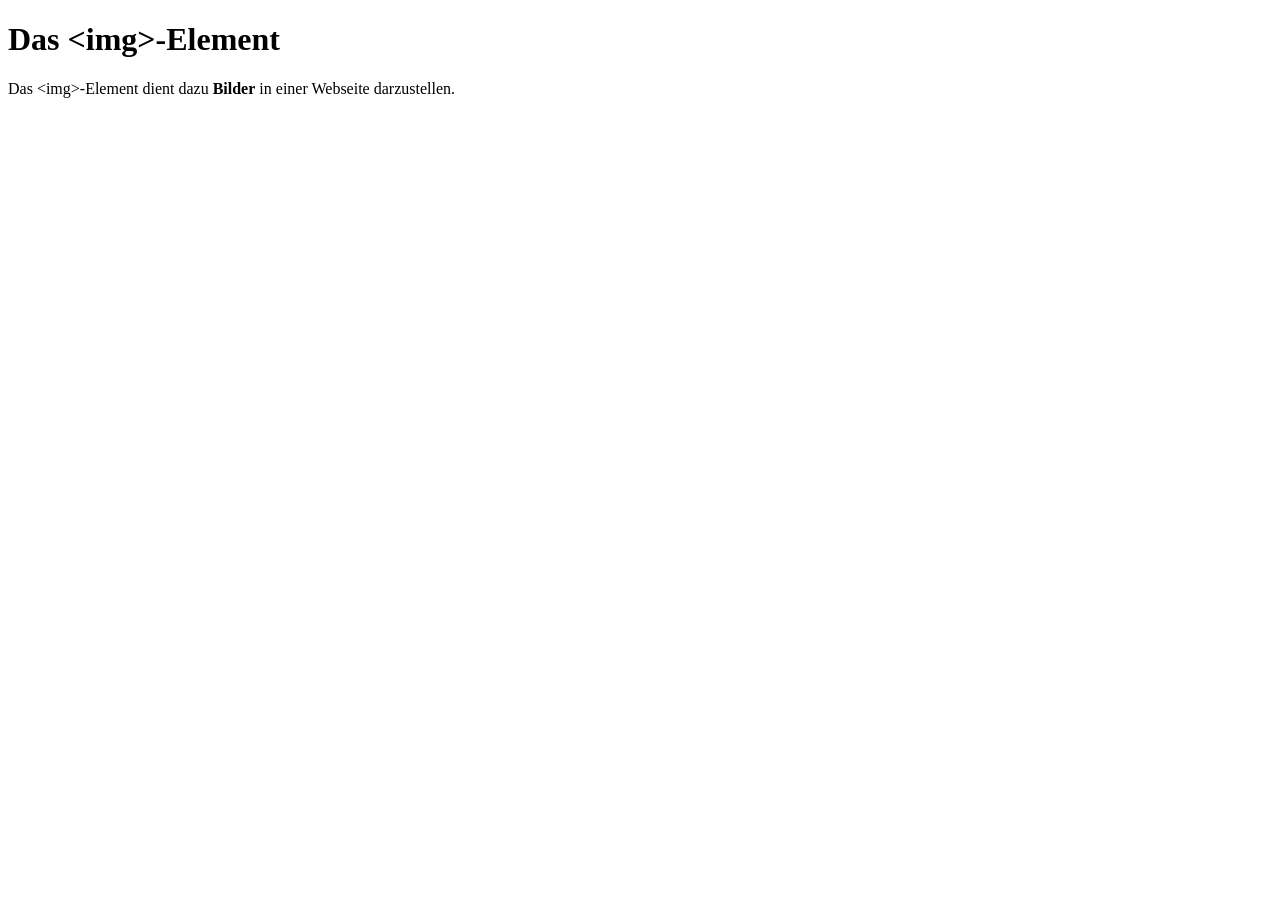
<file: Kurstage/2026-07-21/index.html>
<!doctype html>
<html>
  <head>
    <meta charset="utf-8" />
    <title>Bilder in einer Webseite</title>
  </head>

  <body>
    <h1>Das &lt;img&gt;-Element</h1>

    <p>
      Das &lt;img&gt;-Element dient dazu
      <strong>Bilder</strong>
      in einer Webseite darzustellen.
    </p>
  </body>
</html>
</file>
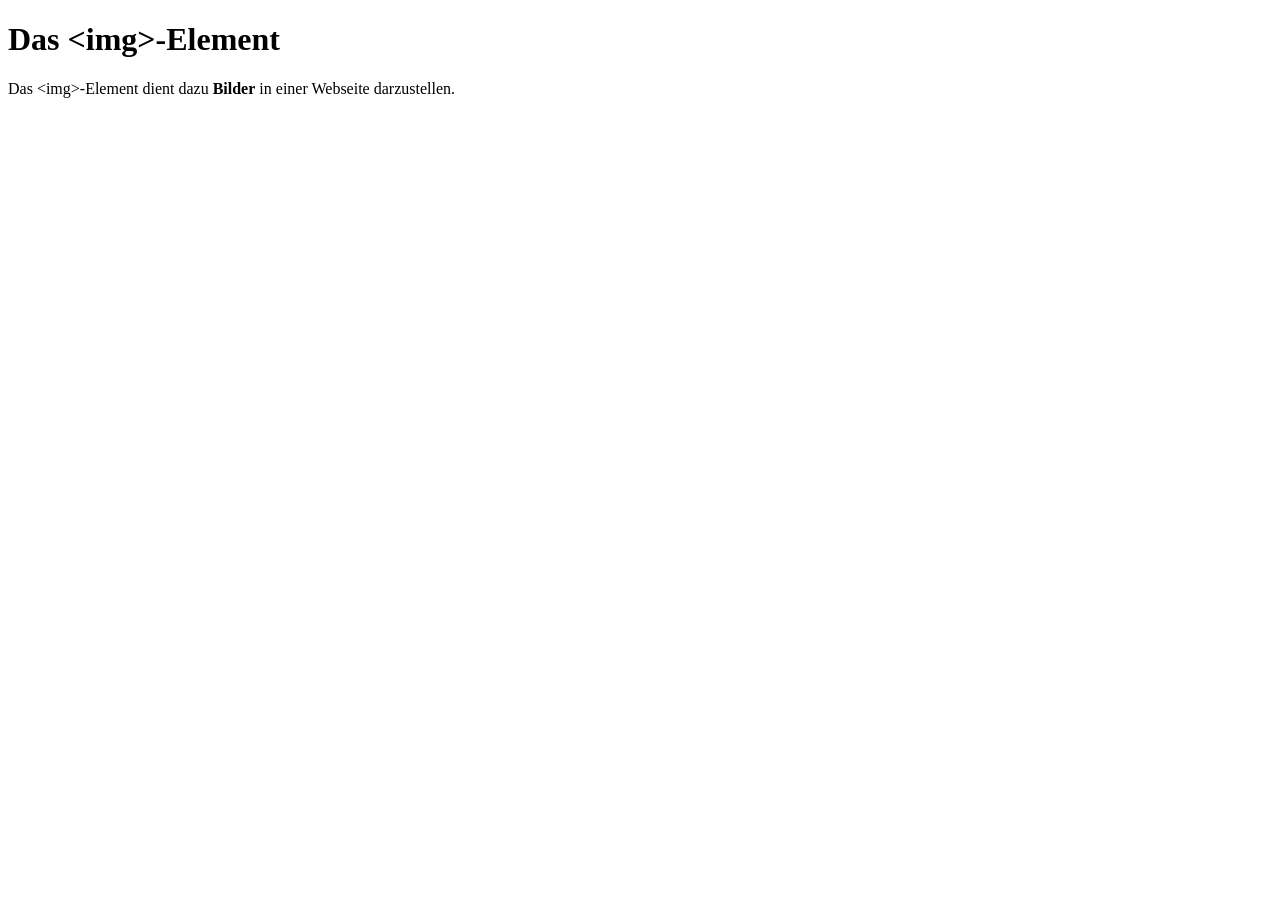
<file: Kurstage/2026-07-21/Aufgabe109/index.html>
<!doctype html>
<html>
  <head>
    <meta charset="utf-8" />
    <title>Bilder in einer Webseite</title>
  </head>
  <body>
    <h1>Das &lt;img&gt;-Element</h1>
    <p>Das &lt;img&gt;-Element dient dazu <strong>Bilder</strong> in einer Webseite darzustellen.</p>
  </body>
</html>
</file>
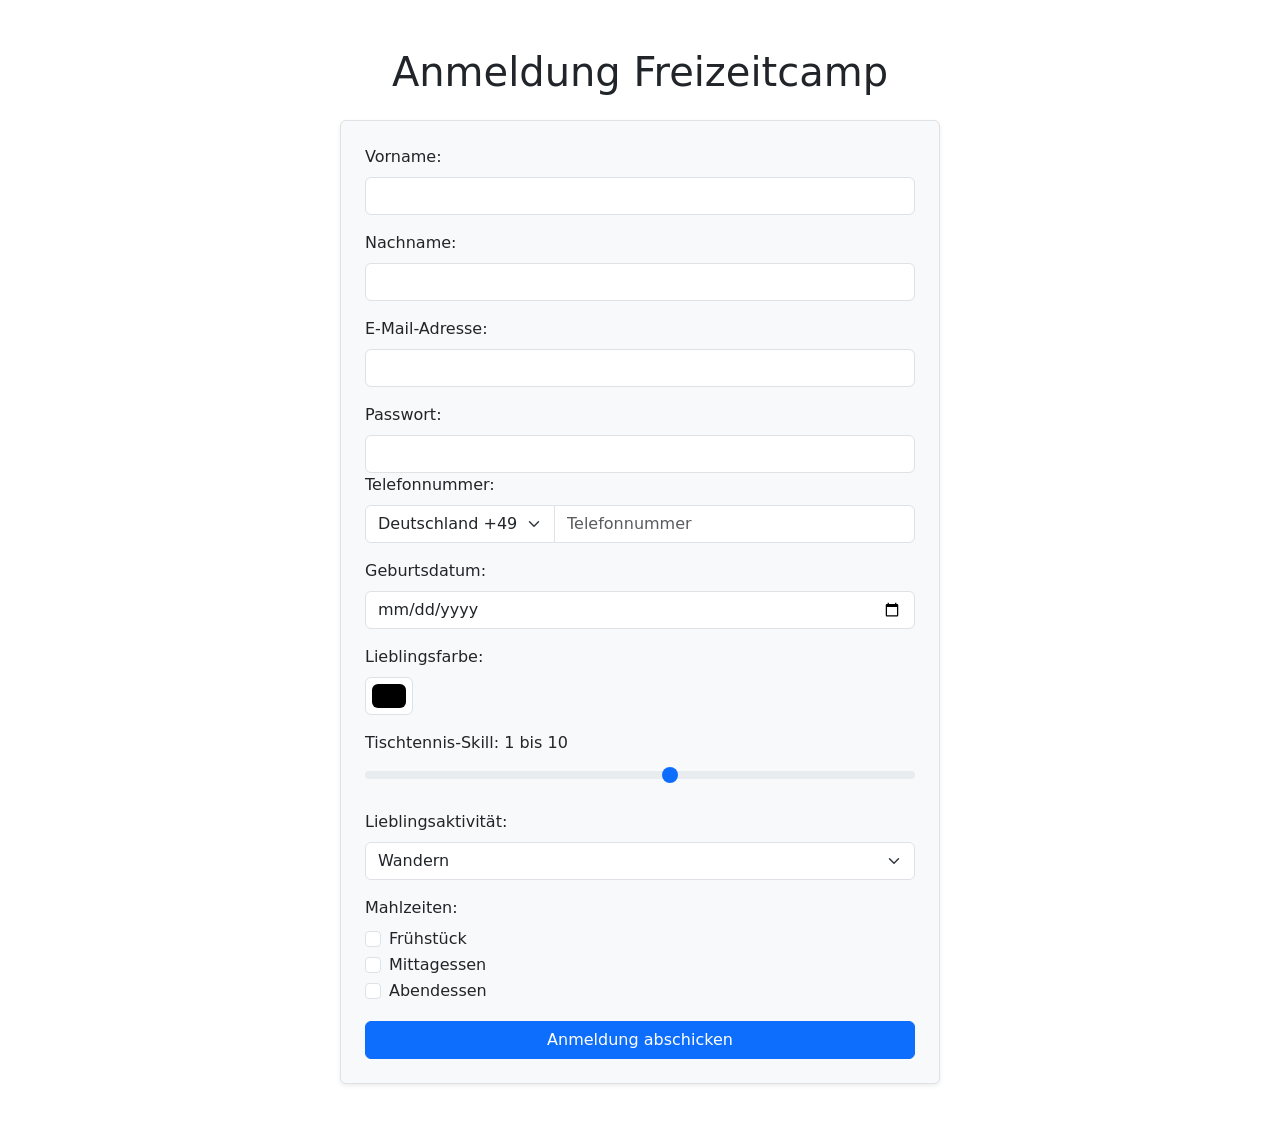
<file: Kurstage/2026-07-23/Aufgabe110/index.html>
<!DOCTYPE html>
<html lang="de">
<head>
    <meta charset="UTF-8">
    <meta name="viewport" content="width=device-width, initial-scale=1">
    <title>Anmeldung Freizeitcamp</title>
    <link href="https://cdn.jsdelivr.net/npm/bootstrap@5.3.8/dist/css/bootstrap.min.css"
          rel="stylesheet"
          integrity="sha384-sRIl4kxILFvY47J16cr9ZwB07vP4J8+LH7qKQnuqkuIAvNWLzeN8tE5YBujZqJLB"
          crossorigin="anonymous">
</head>



    <body>
    <main class="container py-5">
        <h1 class="text-center mb-4">Anmeldung Freizeitcamp</h1>

<form class="mx-auto p-4 border rounded shadow-sm bg-light"
      style="max-width: 600px;">

    
        <div class="mb-3">
    <label for="vorname" class="form-label">Vorname:</label>
    <input type="text"
           class="form-control"
           id="vorname"
           name="vorname">
</div>
        <div class="mb-3">
    <label for="nachname" class="form-label">Nachname:</label>
    <input type="text"
           class="form-control"
           id="nachname"
           name="nachname">
</div>
        <div class="mb-3">
    <label for="email" class="form-label">E-Mail-Adresse:</label>
    <input type="email"
           class="form-control"
           id="email"
           name="email">
</div>
       <div class="mb-3">
    <label for="passwort" class="form-label">Passwort:</label>
    <input type="password"
           class="form-control"
           id="passwort"
<div class="mb-3">
    <label for="telefonnummer" class="form-label">Telefonnummer:</label>

    <div class="input-group">
        <select class="form-select"
                id="laendervorwahl"
                name="laendervorwahl"
                aria-label="Ländervorwahl"
                style="max-width: 190px;">
            <option value="+49">Deutschland +49</option>
            <option value="+43">Österreich +43</option>
            <option value="+41">Schweiz +41</option>
            <option value="+380">Ukraine +380</option>
        </select>

        <input type="tel"
               class="form-control"
               id="telefonnummer"
               name="telefonnummer"
               placeholder="Telefonnummer">
    </div>
</div>
        <div class="mb-3">
    <label for="geburtsdatum" class="form-label">Geburtsdatum:</label>
    <input type="date"
           class="form-control"
           id="geburtsdatum"
           name="geburtsdatum">
</div>


        <div class="mb-3">
    <label for="lieblingsfarbe" class="form-label">Lieblingsfarbe:</label>
    <input type="color"
           class="form-control form-control-color"
           id="lieblingsfarbe"
           name="lieblingsfarbe"
           title="Wähle deine Lieblingsfarbe">
</div>
        <div class="mb-3">
    <label for="tischtennisskill" class="form-label">
        Tischtennis-Skill: 1 bis 10
    </label>

    <input type="range"
           class="form-range"
           id="tischtennisskill"
           name="tischtennisskill"
           min="1"
           max="10">
</div>
        <div class="mb-3">
    <label for="lieblingsaktivitaet" class="form-label">
        Lieblingsaktivität:
    </label>

    <select class="form-select"
            id="lieblingsaktivitaet"
            name="lieblingsaktivitaet">
        <option value="wandern">Wandern</option>
        <option value="tischtennis">Tischtennis</option>
        <option value="lagerfeuer">Lagerfeuer</option>
        <option value="gesellschaftsspiele">Gesellschaftsspiele</option>
    </select>
</div>
        <fieldset class="mb-3">
    <legend class="col-form-label pt-0">Mahlzeiten:</legend>

    <div class="form-check">
        <input class="form-check-input"
               type="checkbox"
               id="fruehstueck"
               name="fruehstueck">

        <label class="form-check-label" for="fruehstueck">
            Frühstück
        </label>
    </div>

    <div class="form-check">
        <input class="form-check-input"
               type="checkbox"
               id="mittagessen"
               name="mittagessen">

        <label class="form-check-label" for="mittagessen">
            Mittagessen
        </label>
    </div>

    <div class="form-check">
        <input class="form-check-input"
               type="checkbox"
               id="abendessen"
               name="abendessen">

        <label class="form-check-label" for="abendessen">
            Abendessen
        </label>
    </div>
</fieldset>
        <button type="submit" class="btn btn-primary w-100">
    Anmeldung abschicken
</button>
    </form>

    </main>

</body>



</html>
</file>
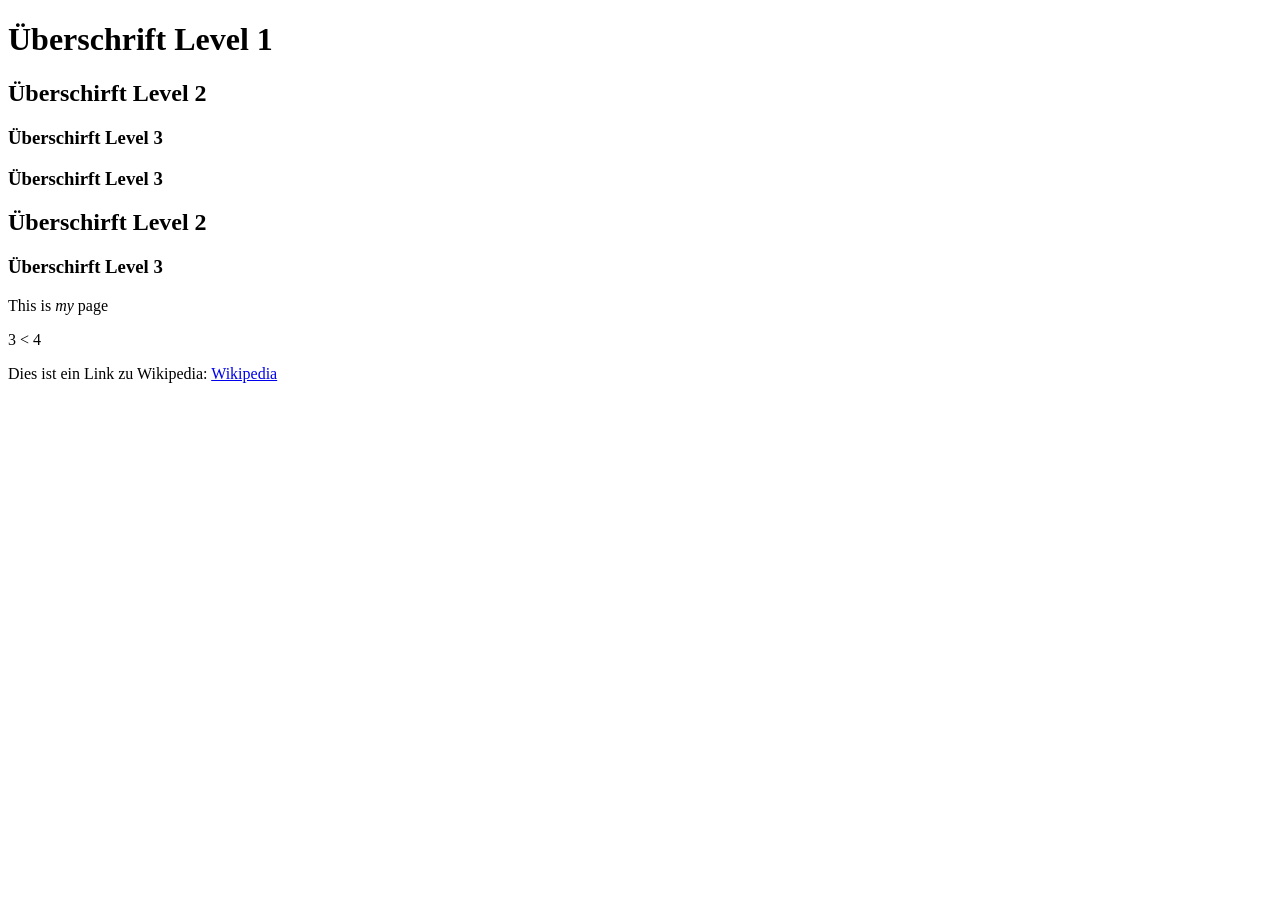
<file: Kurstage/2026-07-21/beispiel.html>
<!doctype html>
<html lang="en-US">
  <head>
    <meta charset="utf-8" />
    <title>My test page</title>
  </head>
  <body>
    <h1>Überschrift Level 1</h1>
    <h2>Überschirft Level 2</h2>
    <h3>Überschirft Level 3</h3>
    <h3>Überschirft Level 3</h3>
    <h2>Überschirft Level 2</h2>
    <h3>Überschirft Level 3</h3>
    <p>This is <em>my</em> page</p>
    <p>3 &lt; 4 </p>
    <p>Dies ist ein Link zu Wikipedia: <a href="/foo.html">Wikipedia</a></p>
  </body>
</html>
</file>
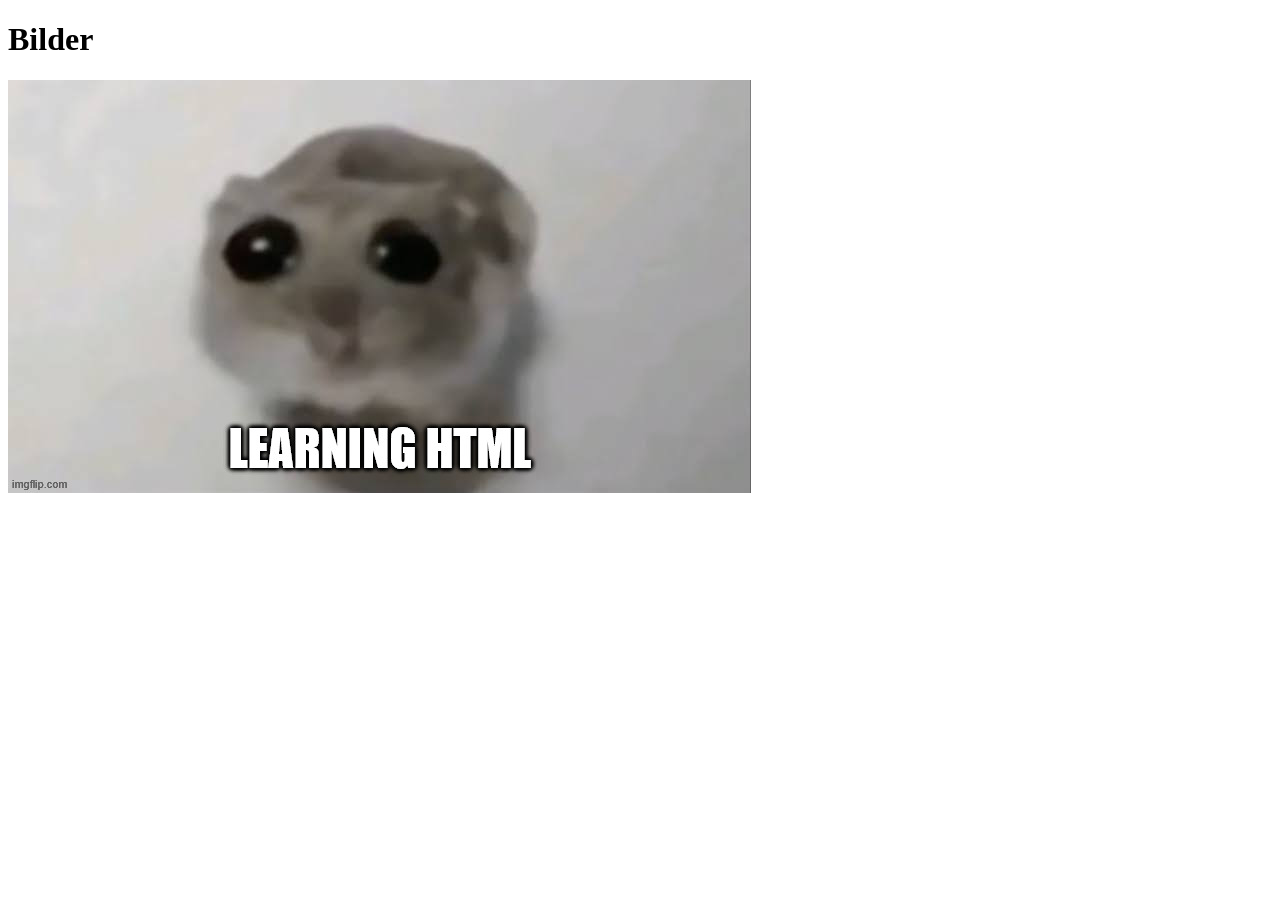
<file: Kurstage/2026-07-22/bilder.html>
<!doctype html>
<html lang="de">
  <head>
    <meta charset="utf-8" />
    <title>Bilder</title>
  </head>

  <body>
    <h1>Bilder</h1>
    <img width="743" height="413" src="hamster.jpeg" alt="">
  </body>
</html>
</file>
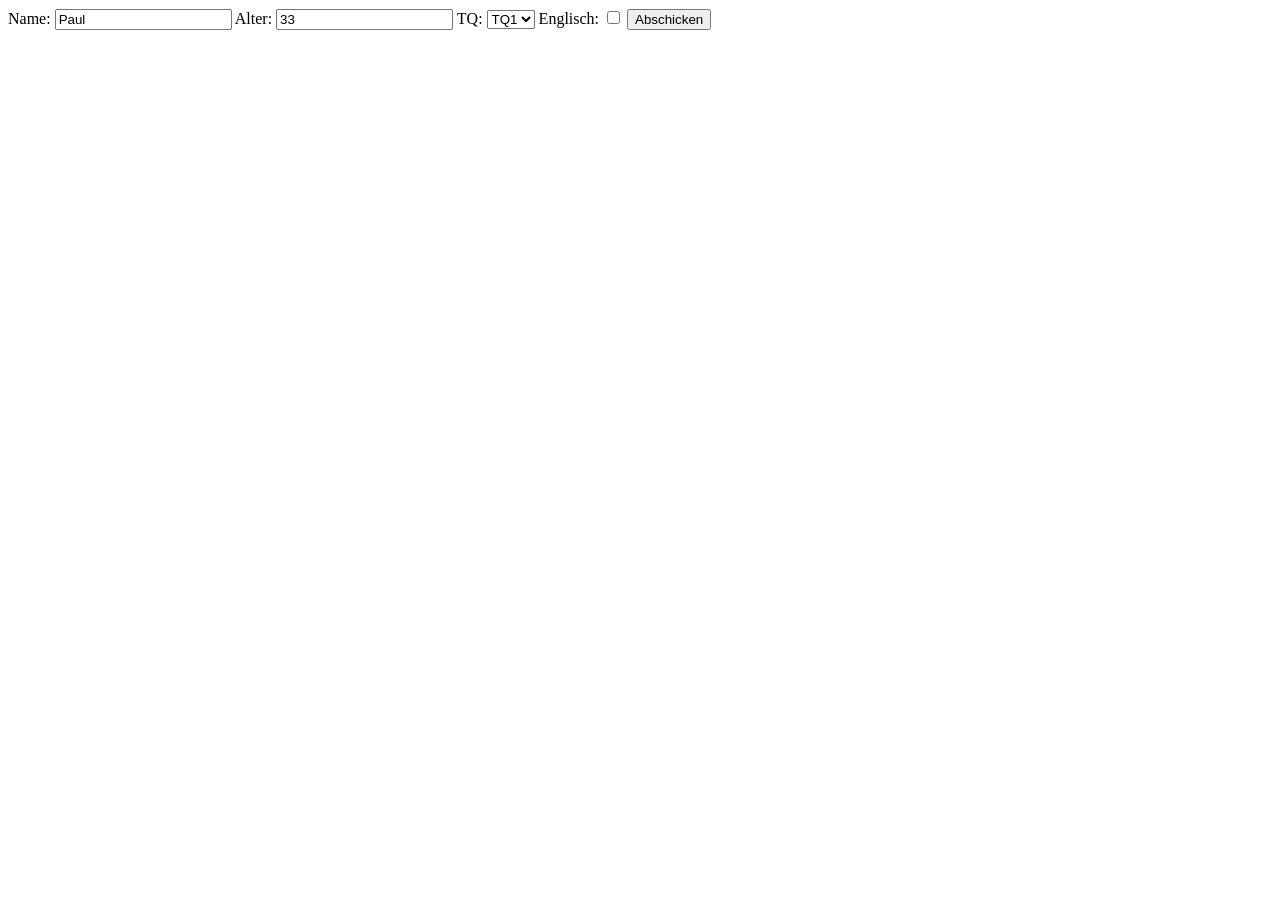
<file: Kurstage/2026-07-22/formulare.html>
<!DOCTYPE html>
<html lang="en">
<head>
    <meta charset="UTF-8">
    <title>Formulare</title>
</head>
<body>
    <form method="get">
        <label>
            Name: <input type="text" value="Paul" name="name">
        </label>
        <label>
            Alter: <input type="text" value="33" name="alter">
        </label>
        <label>TQ:
            <select name="tq">
                <option value="1">TQ1</option>
                <option value="2">TQ2</option>
                <option value="3">TQ3</option>
                <option value="4">TQ4</option>
                <option value="5">TQ5</option>
                <option value="6">TQ6</option>
            </select>
        </label>
        <label>
            Englisch:
            <input type="checkbox" name="englisch">
        </label>
        <input type="submit" value="Abschicken">
    </form>
</body>
</html>
</file>
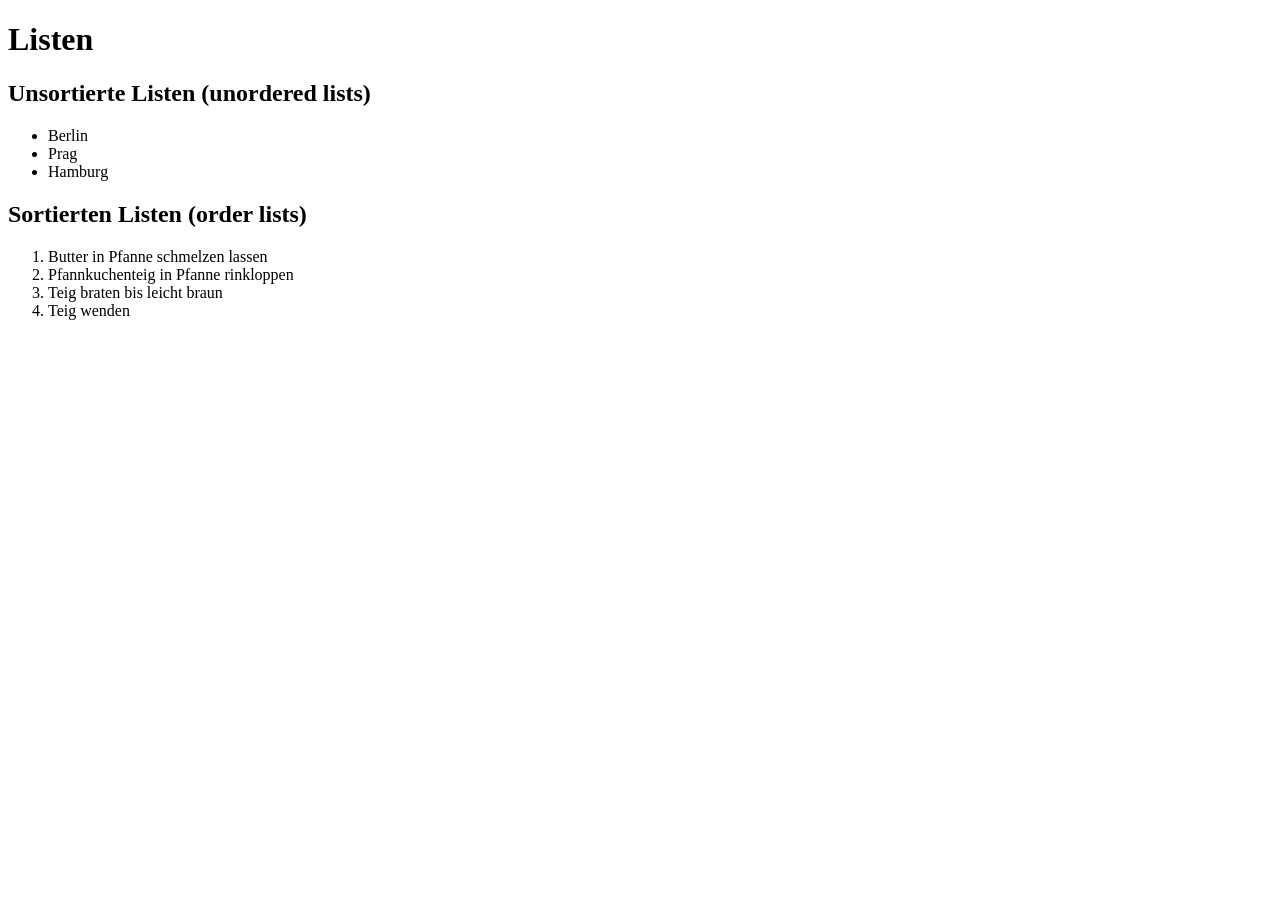
<file: Kurstage/2026-07-22/listen.html>
<!DOCTYPE html>
<html lang="en">
<head>
    <meta charset="UTF-8">
    <title>Listen</title>
</head>
<body>
    <h1>Listen</h1>

    <h2>Unsortierte Listen (unordered lists)</h2>

    <ul>
        <li>Berlin</li>
        <li>Prag</li>
        <li>Hamburg</li>
    </ul>

    <h2>Sortierten Listen (order lists)</h2>

    <ol>
        <li>Butter in Pfanne schmelzen lassen</li>
        <li>Pfannkuchenteig in Pfanne rinkloppen</li>
        <li>Teig braten bis leicht braun</li>
        <li>Teig wenden</li>
    </ol>
</body>
</html>
</file>
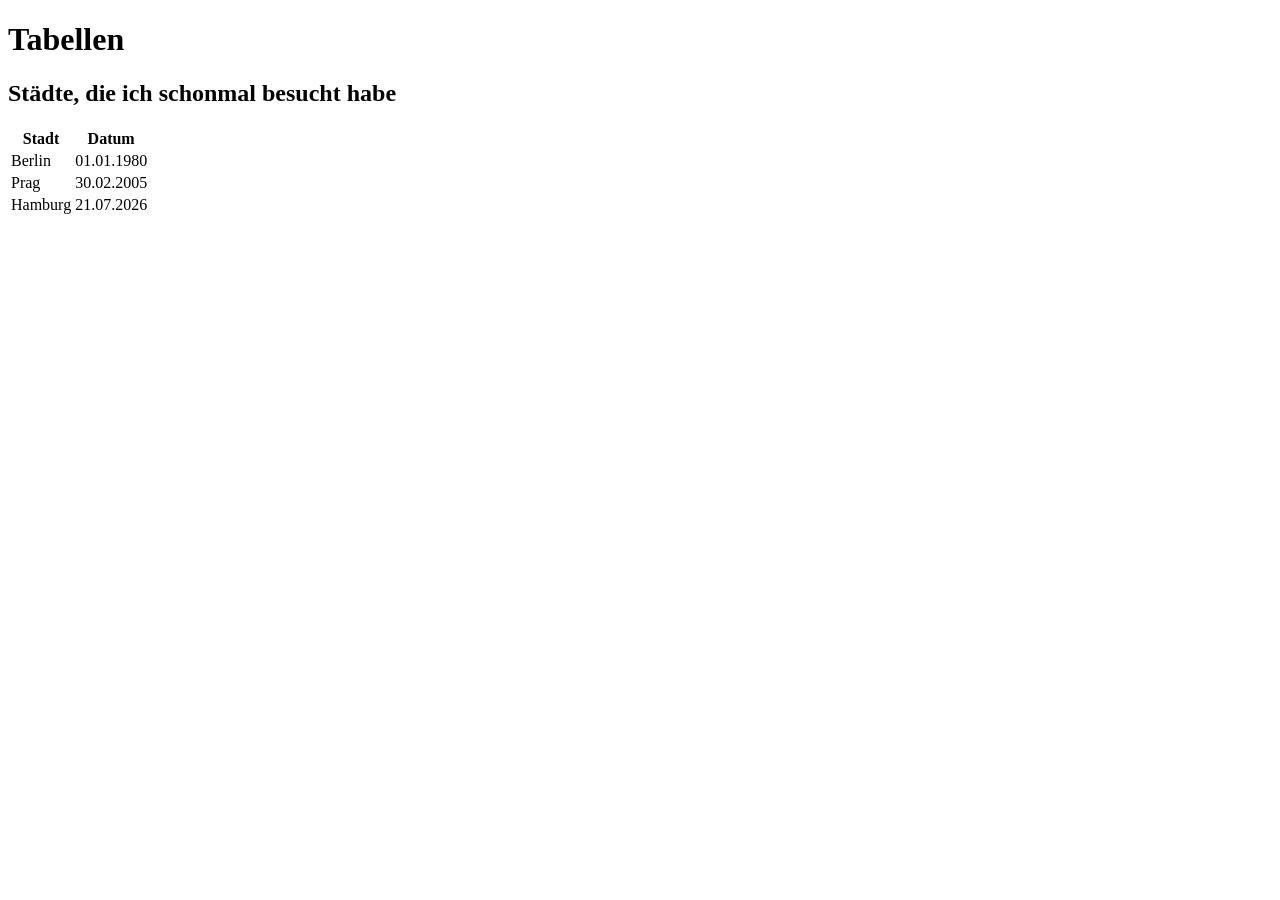
<file: Kurstage/2026-07-22/tabellen.html>
<!DOCTYPE html>
<html lang="en">
<head>
    <meta charset="UTF-8">
    <title>Tabellen</title>
</head>
<body>
    <h1>Tabellen</h1>

    <h2>Städte, die ich schonmal besucht habe</h2>

    <table>
        <tr>
            <th>Stadt</th>
            <th>Datum</th>
        </tr>
        <tr>
            <td>Berlin</td>
            <td>01.01.1980</td>
        </tr>
        <tr>
            <td>Prag</td>
            <td>30.02.2005</td>
        </tr>
        <tr>
            <td>Hamburg</td>
            <td>21.07.2026</td>
        </tr>
    </table>
</body>
</html>
</file>
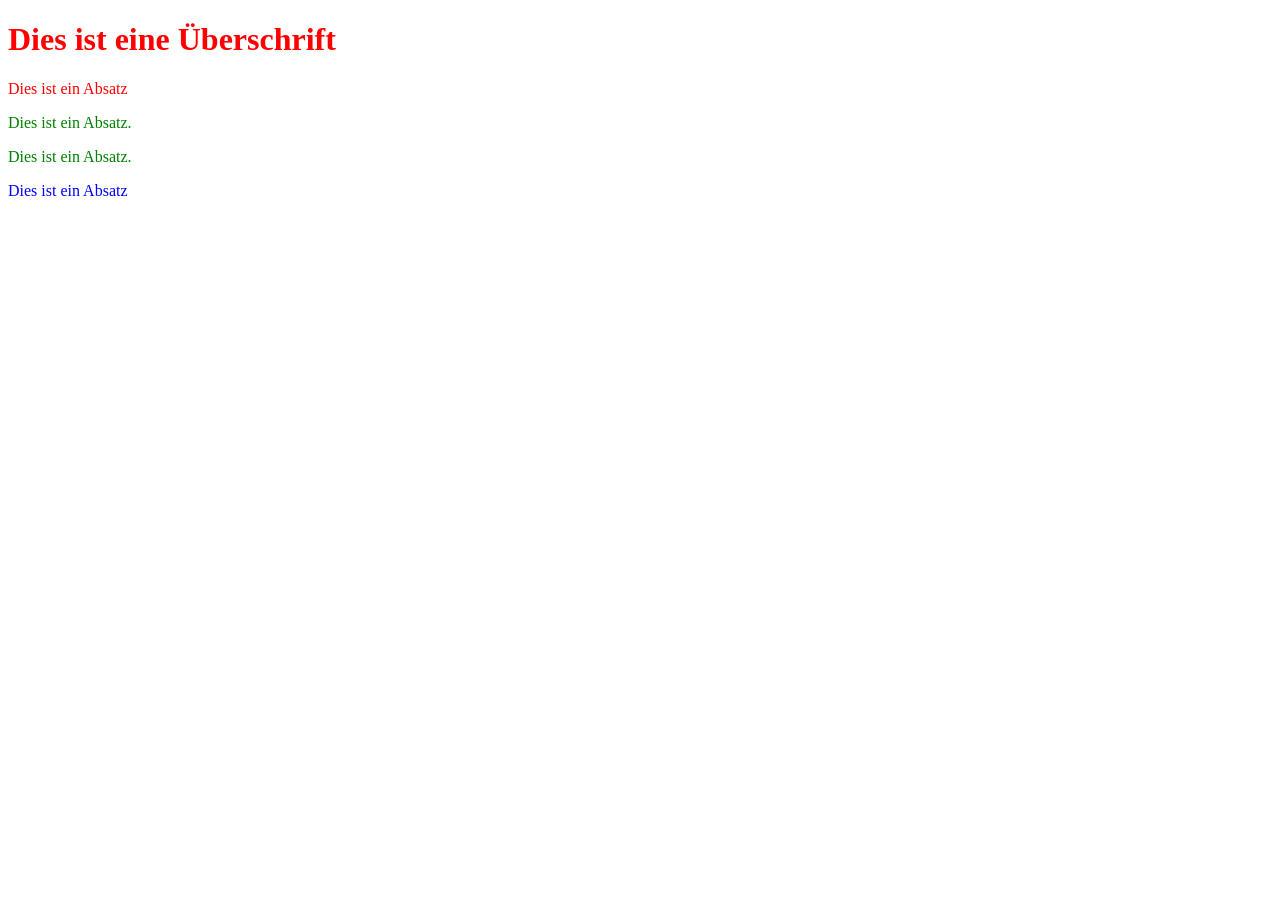
<file: Kurstage/2026-07-23/stylesheets.html>
<!DOCTYPE html>
<html lang="en">
<head>
    <meta charset="UTF-8">
    <title>Stylesheets</title>
    <style>
        h1, p {
            color:#ff0000;
        }
        .greenParagraphs {
            color:green;
        }
        #specificParagraph {
            color:blue;
        }
    </style>
</head>
<body>
    <h1>Dies ist eine Überschrift</h1>
    <p>Dies ist ein Absatz</p>
    <p class="greenParagraphs">Dies ist ein Absatz.</p>
    <p class="greenParagraphs">Dies ist ein Absatz.</p>
    <p id="specificParagraph">Dies ist ein Absatz</p>
</body>
</html>
</file>
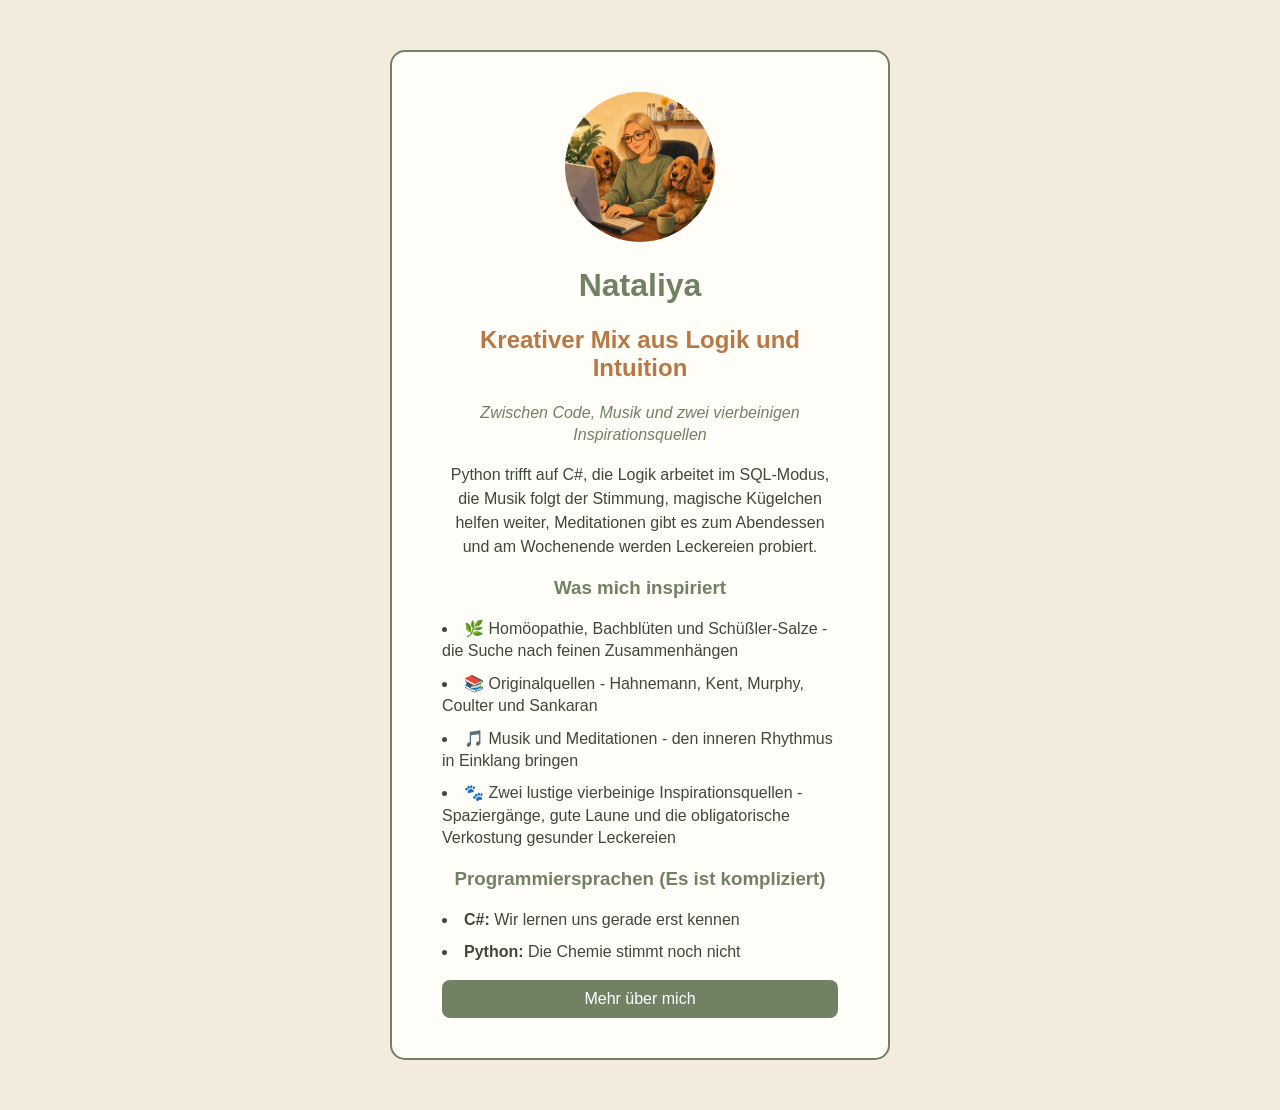
<file: Kurstage/2026-07-24/Aufgabe111/profil.html>
<!DOCTYPE html>
<html lang="de">
<head>
    <meta charset="UTF-8">
    <title>Profil von Nataliya</title>
</head>

<style>
    body {
        text-align: center;
        font-family: Arial, sans-serif;
        background-color: #F3EBDD;
    }
    
        .card {
       width: 500px;
    max-width: calc(100% - 40px);
    margin: 50px auto;
    padding: 40px 50px;
    border-radius: 15px;
    box-sizing: border-box;
    background-color: #FFFDF7;
    border: 2px solid #718264;

        
    }

        img {
        width: 150px;
        height: 150px;
        border-radius: 50%;
        object-fit: cover;

    }


            ul {
        list-style-position: inside;
        padding: 0;
        text-align: left;
    }


        button {
        width: 100%;
        border-radius: 8px;
        padding: 10px 20px;
        font-size: 16px;
        cursor: pointer;
        background-color: #718264;
        color: #FFFFFF;
        border: none;
    }
    

    h1, h3 {
    color: #718264;
}

h2 {
    color: #B87844;
}

p, li {
    color: #3E4938;
}

.description {
    line-height: 1.5;
}

li {
    margin-bottom: 10px;
    line-height: 1.4;
}

.subtitle {
    color: #718264;
    font-style: italic;
    line-height: 1.4;
}

</style>

<body>

       <div class="card">
       <img src="nataliya-avatar.png" alt="Nataliya am Computer mit ihren Haustieren"> 
        
        <h1>Nataliya</h1>
        <h2>Kreativer Mix aus Logik und Intuition</h2>

        <p class="subtitle">
    Zwischen Code, Musik und zwei vierbeinigen Inspirationsquellen
    </p>


    <p class="description">
    Python trifft auf C#, die Logik arbeitet im SQL-Modus, die Musik folgt der Stimmung, magische Kügelchen helfen weiter, Meditationen gibt es zum Abendessen und am Wochenende werden Leckereien probiert.
   </p>
   <h3>Was mich inspiriert</h3>
   <ul>
   <li>🌿 Homöopathie, Bachblüten und Schüßler-Salze - die Suche nach feinen Zusammenhängen</li>
<li>📚 Originalquellen - Hahnemann, Kent, Murphy, Coulter und Sankaran</li>
<li>🎵 Musik und Meditationen - den inneren Rhythmus in Einklang bringen</li>
<li>🐾 Zwei lustige vierbeinige Inspirationsquellen - Spaziergänge, gute Laune und die obligatorische Verkostung gesunder Leckereien</li>
</ul>


    <h3>Programmiersprachen (Es ist kompliziert)</h3>

<ul>
    <li><strong>C#:</strong> Wir lernen uns gerade erst kennen</li>
    <li><strong>Python:</strong> Die Chemie stimmt noch nicht</li>
</ul>

<button>Mehr über mich</button>

    </div> 


</body>
</html>
</file>
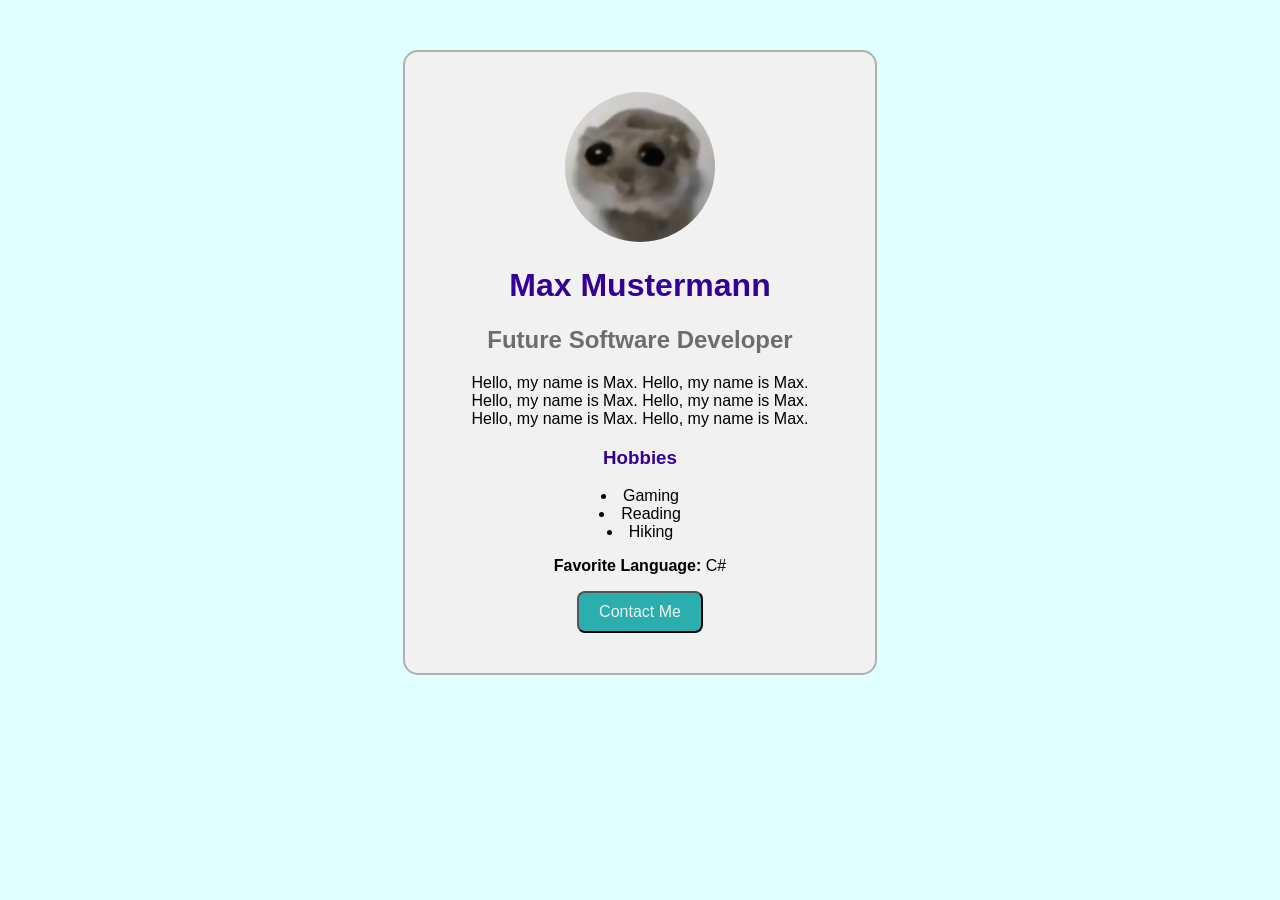
<file: Kurstage/2027-07-24/Aufgabe111/profil.html>
<!DOCTYPE html>
<html lang="en">
<head>
    <meta charset="UTF-8">
    <title>Profile Card</title>
</head>
<style>
    body {
        text-align: center;
        background-color:lightcyan;
        font-family: Arial, sans-serif;
    }

    .card {
        width: 350px;
        margin: 50px auto;
        padding: 40px 60px;
        border: 2px solid #b0b0b0;
        border-radius: 15px;
        background-color: #f1f1f1;
    }

    img {
        width: 150px;
        height: 150px;
        border-radius: 50%;
    }

    ul {
        list-style-position: inside;
        padding: 0;
    }

    button {
        border-radius: 8px;
        padding: 10px 20px;
        font-size: 16px;
        background-color: #2baeae;
        color: #f1f1f1;
    }

    h1, h3 {
        color: #350094;
    }

    h2 {
        color: #6d6d6d;
    }
</style>
<body>

    <div class="card">
        <img src="hamster.jpeg">

        <h1>Max Mustermann</h1>

        <h2>Future Software Developer</h2>

        Hello, my name is Max. Hello, my name is Max. Hello, my name is Max. Hello, my name is Max. Hello, my name is Max. Hello, my name is Max. 

        <h3>Hobbies</h3>

        <ul>
            <li>Gaming</li>
            <li>Reading</li>
            <li>Hiking</li>
        </ul>

        <p><strong>Favorite Language:</strong> C#</p>

        <button>Contact Me</button>
    </div>

</body>
</html>
</file>
